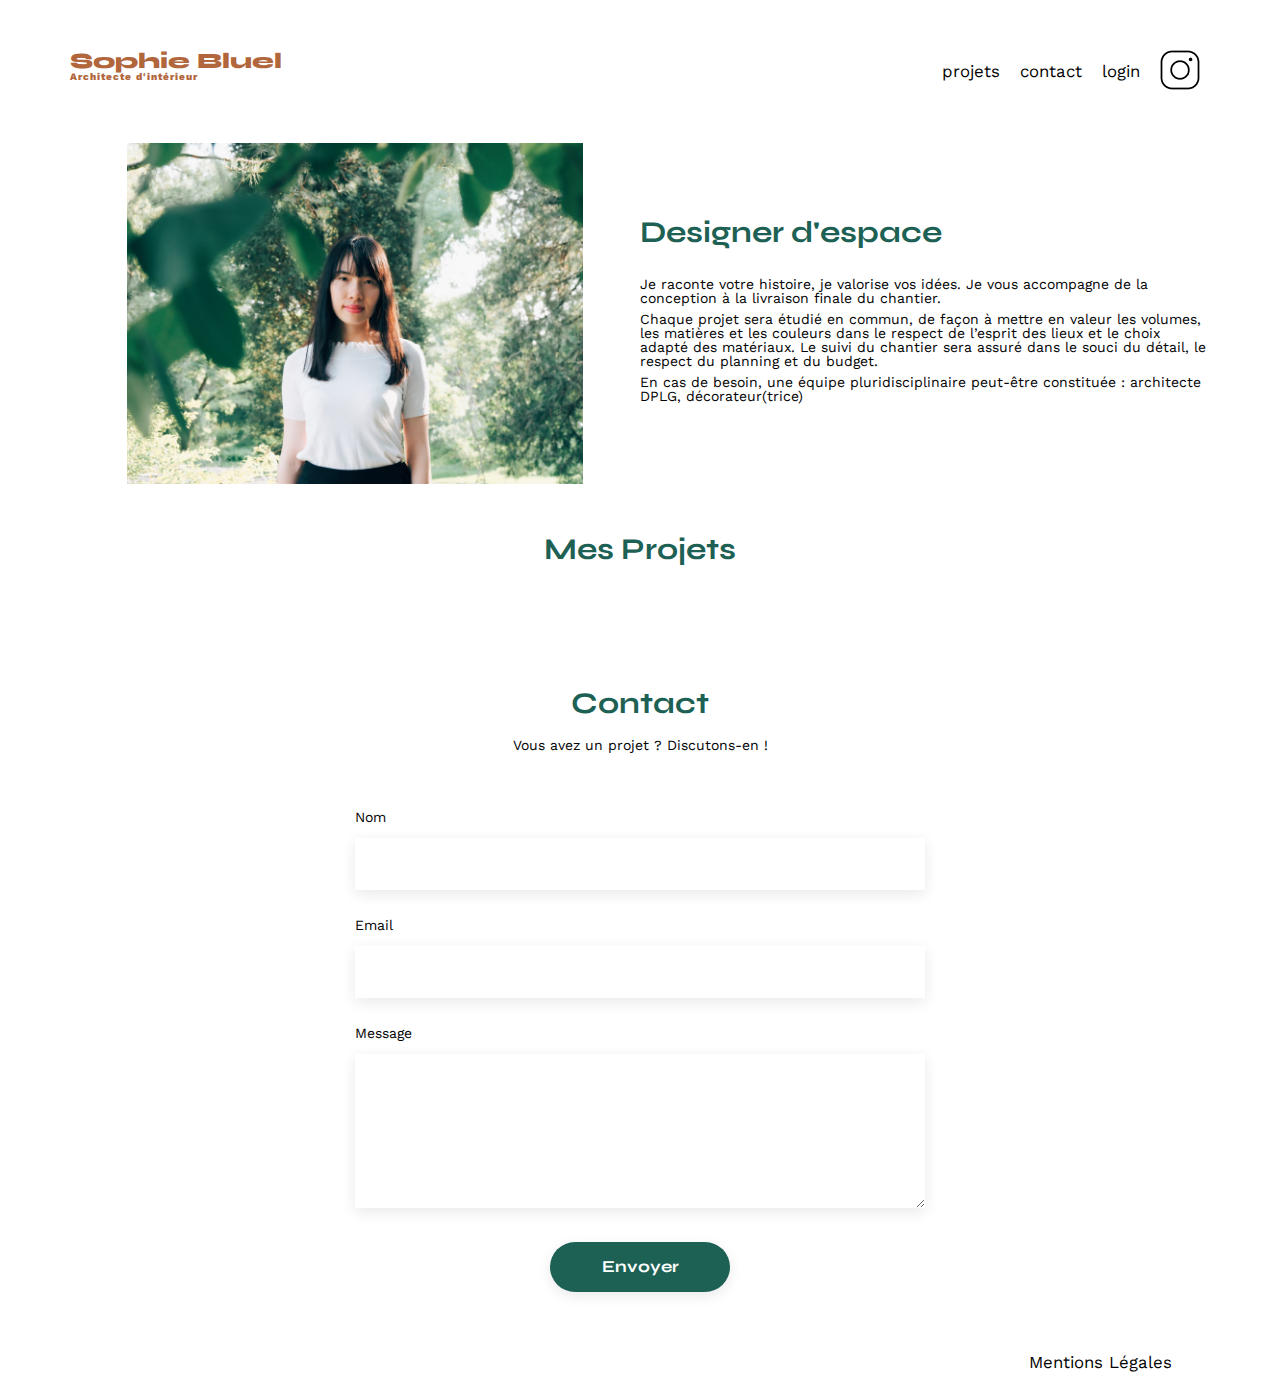
<file: index.html>
<!DOCTYPE html>
<html lang="fr">

<head>
	<meta charset="UTF-8">
	<title>Sophie Bluel - Architecte d'intérieur</title>
	<meta name="viewport" content="width=device-width, initial-scale=1.0">
	<link rel="preconnect" href="https://fonts.googleapis.com">
	<link rel="preconnect" href="https://fonts.gstatic.com" crossorigin>
	<link href="https://fonts.googleapis.com/css2?family=Syne:wght@700;800&family=Work+Sans&display=swap"
		rel="stylesheet">
	<link rel="stylesheet" href="https://cdnjs.cloudflare.com/ajax/libs/font-awesome/6.2.1/css/all.min.css"
		integrity="sha512-MV7K8+y+gLIBoVD59lQIYicR65iaqukzvf/nwasF0nqhPay5w/9lJmVM2hMDcnK1OnMGCdVK+iQrJ7lzPJQd1w=="
		crossorigin="anonymous" referrerpolicy="no-referrer">
	<meta name="description" content="">
	<link rel="stylesheet" href="./assets/style.css">
	<script type="module" src="./assets/js/works.js" defer></script>
</head>

<body>
	<div class="modal modal-edition">
		<div class="modal-content"><i class="fa-regular fa-pen-to-square"></i>Mode Edition</div>
	</div>

	<header>
		<h1>Sophie Bluel <span>Architecte d'intérieur</span></h1>
		<nav>
			<ul>
				<li><a href="#galery">projets</a></li>
				<li><a href="#contact">contact</a></li>
				<li class="login-btn">login</li>
				<li><img src="./assets/icons/instagram.png" alt="Instagram"></li>
			</ul>
		</nav>
	</header>
	<main>
		<section id="introduction">
			<figure>
				<img src="./assets/images/sophie-bluel.png" alt="">
			</figure>
			<article>
				<h2>Designer d'espace</h2>
				<p>Je raconte votre histoire, je valorise vos idées. Je vous accompagne de la conception à la livraison
					finale du chantier.</p>
				<p>Chaque projet sera étudié en commun, de façon à mettre en valeur les volumes, les matières et les
					couleurs dans le respect de l’esprit des lieux et le choix adapté des matériaux. Le suivi du
					chantier sera assuré dans le souci du détail, le respect du planning et du budget.</p>
				<p>En cas de besoin, une équipe pluridisciplinaire peut-être constituée : architecte DPLG,
					décorateur(trice)</p>
			</article>
		</section>
		<section id="portfolio">
			<div class="title">
				<h2>Mes Projets</h2>

			</div>
			<div class="filtre">

			</div>
			<div class="gallery" id="gallery">

			</div>
		</section>
		<section id="contact">
			<h2>Contact</h2>
			<p>Vous avez un projet ? Discutons-en !</p>
			<form action="#" method="post">
				<label for="name">Nom</label>
				<input type="text" name="name" id="name">
				<label for="email">Email</label>
				<input type="email" name="email" id="email">
				<label for="message">Message</label>
				<textarea name="message" id="message" cols="30" rows="10"></textarea>
				<input type="submit" value="Envoyer">
			</form>
		</section>
	</main>

	<footer>
		<nav>
			<ul>
				<li>Mentions Légales</li>
			</ul>
		</nav>
	</footer>


	<div class="modal modal-works close-btn">
		<div class="modal-content modal-content-photos">
			<div class="modal-header">
				<button class="close-btn"><i class="close-btn fa-solid fa-xmark"></i></button>
			</div>
			<div class="modal-body">
				<div class="erreur-message">Une Erreure s'est produite.</div>
				<h3>Galerie photo </h3>
				<div class="photos">

				</div>
			</div>
			<div class="modal-footer">
				<button class="btn" id="btn-add-photo">Ajouter une photo</button>
			</div>

		</div>

		<div class="modal-content modal-content-ajout">
			<div class="modal-header">
				<button class="back-btn"><i class="fa-solid fa-arrow-left"></i></button>
				<button class="close-btn"><i class="close-btn fa-solid fa-xmark"></i></button>
			</div>
			<form id="form-new-work">
				<div class="erreur-message">Une Erreure s'est produite.</div>
				<div class="modal-body">
					<h3>Ajout photo </h3>
					<div class="">
						<div class="form-input file-add" id="get-photo">
							<i class="fa-regular fa-image"></i>
							<button type="button" class="btn">
								<i class="fa-solid fa-plus"></i>
								Ajouter photo
							</button>
							<p>jpg, png : 4mo max</p>
						</div>
						<input type="file" name="image" accept="image/png, image/jpeg">

						<div class="form-input">
							<label for="title">Titre</label>
							<input type="text" id="title" name="title" required>
						</div>
						<div class="form-input">
							<label for="categorie">Catégorie</label>
							<select name="category" id="categorie" required>
							</select>
						</div>

					</div>
				</div>
				<div class="modal-footer">
					<button class="btn" id="btn-valider" disabled>Valider</button>
				</div>
			</form>

		</div>
	</div>
</body>

</html>
</file>
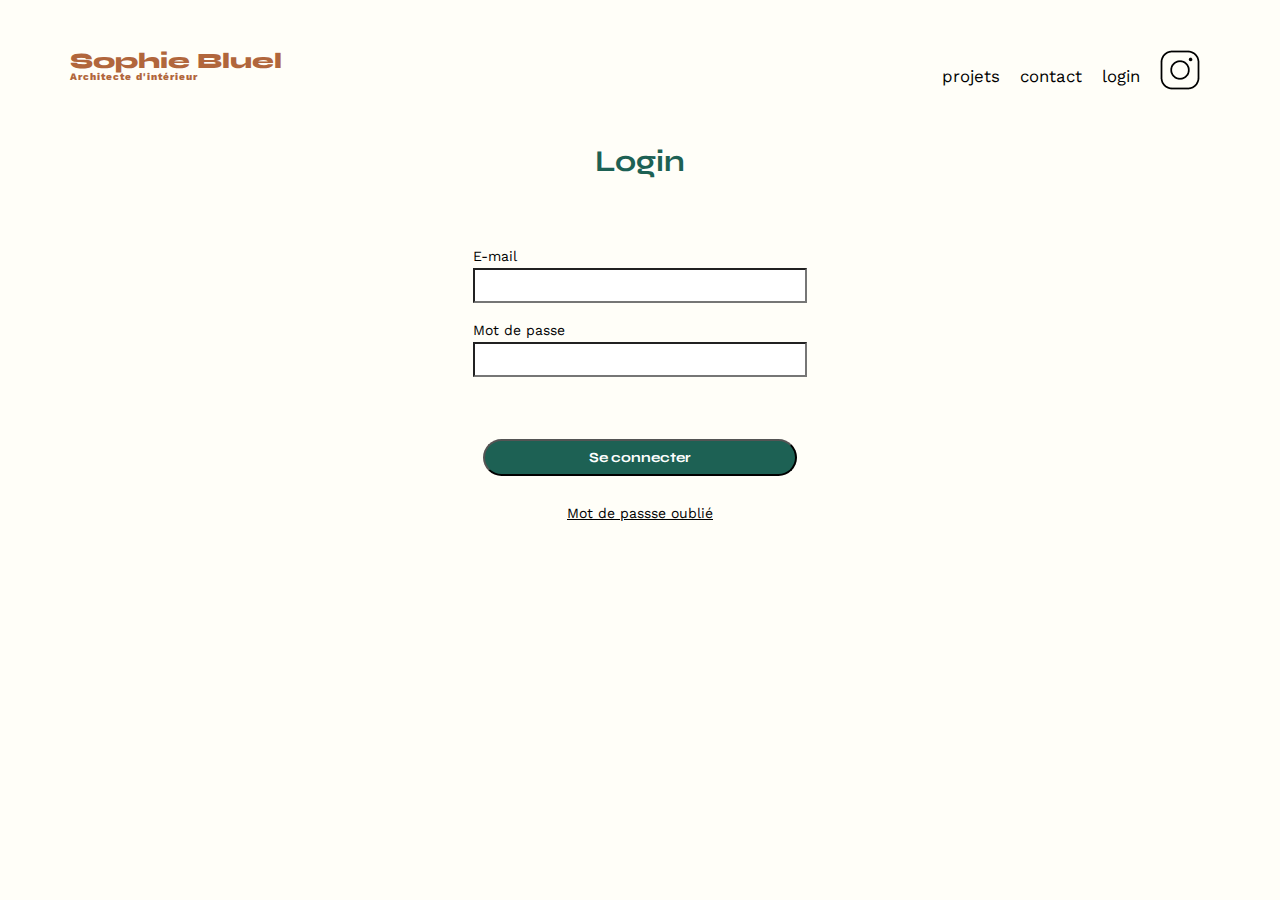
<file: login.html>
<!DOCTYPE html>
<html lang="fr">

<head>
    <meta charset="UTF-8">
    <title>Sophie Bluel - Architecte d'intérieur</title>
    <meta name="viewport" content="width=device-width, initial-scale=1.0">
    <link rel="preconnect" href="https://fonts.googleapis.com">
    <link rel="preconnect" href="https://fonts.gstatic.com" crossorigin>
    <link href="https://fonts.googleapis.com/css2?family=Syne:wght@700;800&family=Work+Sans&display=swap"
        rel="stylesheet">
    <meta name="description" content="">
    <link rel="stylesheet" href="./assets/style.css">
    <script type="module" src="./assets/js/login.js" defer></script>
</head>

<body class="login">
    <header>
        <h1>Sophie Bluel <span>Architecte d'intérieur</span></h1>
        <nav>
            <ul>
                <li><a href="index.html#galery">projets</a></li>
				<li><a href="index.html#contact">contact</a></li>
                <li class="login-btn"><a href="#">login</a></li>
                <li><img src="./assets/icons/instagram.png" alt="Instagram"></li>
            </ul>
        </nav>
    </header>
    <main class="block">
        <h2 class="main-h1">Login</h2>
        <section class="block-section">
            <div class="erreur-message">Erreur dans l’identifiant ou le mot de passe</div>
            <form action="#" method="post" id="form-login">
                <label for="email">E-mail</label>
                <input type="email" name="email" id="email" required validated>
                <label for="password">Mot de passe</label>
                <input type="password" name="password" id="password" required>

                <br><input type="submit" value="Se connecter">
                <a href="#" class="password-f">Mot de passse oublié</a>

            </form>
        </section>


    </main>

    <footer>
        <nav>
            <ul>

            </ul>
        </nav>
    </footer>
</body>

</html>
</file>
<file: assets/style.css>
/* http://meyerweb.com/eric/tools/css/reset/
   v2.0 | 20110126
   License: none (public domain)
*/

html,
body,
div,
span,
applet,
object,
iframe,
h1,
h2,
h3,
h4,
h5,
h6,
p,
blockquote,
pre,
a,
abbr,
acronym,
address,
big,
cite,
code,
del,
dfn,
em,
img,
ins,
kbd,
q,
s,
samp,
small,
strike,
strong,
sub,
sup,
tt,
var,
b,
u,
i,
center,
dl,
dt,
dd,
ol,
ul,
li,
fieldset,
form,
label,
legend,
table,
caption,
tbody,
tfoot,
thead,
tr,
th,
td,
article,
aside,
canvas,
details,
embed,
figure,
figcaption,
footer,
header,
hgroup,
menu,
nav,
output,
ruby,
section,
summary,
time,
mark,
audio,
video {
  margin: 0;
  padding: 0;
  border: 0;
  font-size: 100%;
  font: inherit;
  vertical-align: baseline;
}
/* HTML5 display-role reset for older browsers */
article,
aside,
details,
figcaption,
figure,
footer,
header,
hgroup,
menu,
nav,
section {
  display: block;
}
body {
  line-height: 1;
}
ol,
ul {
  list-style: none;
}
blockquote,
q {
  quotes: none;
}
blockquote:before,
blockquote:after,
q:before,
q:after {
  content: "";
  content: none;
}
table {
  border-collapse: collapse;
  border-spacing: 0;
}
/** end reset css**/
body {
  max-width: 1140px;
  margin: auto;
  font-family: "Work Sans";
  font-size: 14px;
}
header {
  display: flex;
  justify-content: space-between;
  margin: 50px 0;
}
section {
  margin: 50px 0;
}

h1 {
  display: flex;
  flex-direction: column;
  font-family: "Syne";
  font-size: 22px;
  font-weight: 800;
  color: #b1663c;
}

h1 > span {
  font-family: "Work Sans";
  font-size: 10px;
  letter-spacing: 0.1em;
}

h2 {
  font-family: "Syne";
  font-weight: 700;
  font-size: 30px;
  color: #1d6154;
}
nav ul {
  display: flex;
  align-items: center;
  list-style-type: none;
}
nav li {
  padding: 0 10px;
  font-size: 1.2em;
}

li:hover {
  color: #b1663c;
}
#introduction {
  display: flex;
  align-items: center;
}
#introduction figure {
  flex: 1;
}
#introduction img {
  display: block;
  margin: auto;
  width: 80%;
}

#introduction article {
  flex: 1;
}
#introduction h2 {
  margin-bottom: 1em;
}

#introduction p {
  margin-bottom: 0.5em;
}

.gallery {
  width: 100%;
  display: grid;
  grid-template-columns: 1fr 1fr 1fr;
  grid-column-gap: 20px;
  grid-row-gap: 20px;
}

.gallery img {
  width: 100%;
}
#contact {
  width: 50%;
  margin: auto;
}
#contact > * {
  text-align: center;
}
#contact h2 {
  margin-bottom: 20px;
}
#contact form {
  text-align: left;
  margin-top: 30px;
  display: flex;
  flex-direction: column;
}

#contact input {
  height: 50px;
  font-size: 1.2em;
  border: none;
  box-shadow: 0px 4px 14px rgba(0, 0, 0, 0.09);
}
#contact label {
  margin: 2em 0 1em 0;
}
#contact textarea {
  border: none;
  box-shadow: 0px 4px 14px rgba(0, 0, 0, 0.09);
}

input[type="submit"] {
  font-family: "Syne";
  font-weight: 700;
  color: white;
  background-color: #1d6154;
  margin: 2em auto;
  width: 180px;
  text-align: center;
  border-radius: 60px;
}

footer nav ul {
  display: flex;
  justify-content: flex-end;
  margin: 2em;
}

.body {
  background: #fffef8;
}

.filtre {
  display: flex;
  align-items: center;
  gap: 20px;
  justify-content: center;
  padding: 30px;
}

.btn-filtre,
.btn {
  width: max-content;
  padding: 10px 20px;
  border-radius: 60px;
  border: 1px solid #1d6154;
  color: #1d6154;
  font-size: 16px;
  background: none;
  cursor: pointer;
}

.btn-selected,
.btn {
  color: white;
  background: #1d6154;
}

a {
  text-decoration: none;
  color: black;
}

.title {
  display: flex;
  justify-content: center;
  align-items: center;
  margin-bottom: 1em;
  gap: 31px;
}

/* login page
*/
body.login {
  background-color: #fffef8;
}

#form-login {
  margin-top: 20px;
  display: flex;
  flex-direction: column;
  justify-content: center;
}

.block-section {
  display: flex;
  align-items: center;
  flex-direction: column;
}
.main-h1 {
  text-align: center;
  color: #1d6154;
  text-align: center;
  font-family: Syne;
  font-size: 30px;
  font-style: normal;
  font-weight: 700;
  line-height: normal;
}

.login label {
  display: block;
  margin-bottom: 5px;
}

.login input {
  width: 314px;
  padding: 8px;
  margin-bottom: 20px;
  background: #fff;
}

.login input[type="submit"] {
  background-color: #1d6154;
  color: white;
  cursor: pointer;
  align-self: center;

  color: #fff;
  font-family: Syne;
  font-size: 14px;
  font-style: normal;
  font-weight: 700;
  line-height: normal;
  text-align: center !important;
}

.login a {
  display: block;
  margin-top: 10px;
}
.password-f {
  text-decoration: underline;
  text-align: center;
}

.erreur-message {
  color: red;
  display: none;
}
.modal {
  width: 100%;
  height: 100%;
  position: fixed;
  z-index: 99999;
  top: 0;
  left: 0;
  background-color: rgba(0, 0, 0, 0.3);
  display: none;
  justify-content: center;
  align-items: center;
}
.modal-content {
  width: 44%;
  height: max-content;
  background: #fff;
  position: relative;
  border-radius: 10px;
}

.modal-content-ajout {
  display: none;
}

.modal-header {
  padding: 26px 30px;
  display: flex;
  justify-content: end;
}

.modal-content-ajout .modal-header {
  justify-content: space-between;
}

.close-btn,
.back-btn {
  background: none;
  border: none;
  padding: 10px;
}

.modal-body {
  padding: 0 50px;
}

.modal-body h3 {
  color: #000;
  text-align: center;
  font-family: Work Sans;
  font-size: 26px;
  font-style: normal;
  font-weight: 400;
  line-height: normal;
  margin-bottom: 46px;
}

.photos {
  display: grid;
  grid-template-columns: 1fr 1fr 1fr 1fr 1fr;
  column-gap: 6px;
  row-gap: 20px;
}
.photo {
  position: relative;
}

.photo img {
  width: 100%;
}

.photo button {
  background: black;
  color: white;
  border: none;
  border-radius: 2px;
  height: 17px;
  width: 17px;
  font-size: 10px;
  display: flex;
  justify-content: center;
  align-items: center;
  position: absolute;
  top: 6px;
  right: 6px;
}

.modal-footer {
  margin: 20px 10% 0 10%;
  display: flex;
  justify-content: center;
  width: 80%;
  padding: 30px 0px;
  border-top: 0.1px solid #bebebe;
}

.form-input {
  display: flex;
  flex-direction: column;
  gap: 8px;
  margin-bottom: 22px;
  color: #3d3d3d;
  font-family: Work Sans;
  font-size: 14px;
  font-style: normal;
  font-weight: 500;
  line-height: normal;
}

.form-input input,
.form-input select {
  height: 30px;
}

.file-add {
  border-radius: 3px;
  background: #e8f1f6;
  align-items: center;
  justify-content: center;
  padding: 20px;
  cursor: pointer;
}

.file-add .fa-image {
  font-size: 76px;
  color: #b9c5cc;
}

.file-add button {
  border-radius: 50px;
  background: #cbd6dc;
  border: none;
  padding: 10px 34px;
}

.file-add p {
  color: #444;
  text-align: center;
  font-family: Work Sans;
  font-size: 10px;
  font-style: normal;
  font-weight: 400;
  line-height: normal;
}

.file-add input {
  display: none;
}

.file-add img {
  width: 50%;
}

.modal-content-ajout .modal-footer button {
  border-radius: 60px;
  padding: 10px 50px;
}

.modal-content-ajout .modal-footer button:disabled {
  background: #a7a7a7;
  border: none;
}
</file>
